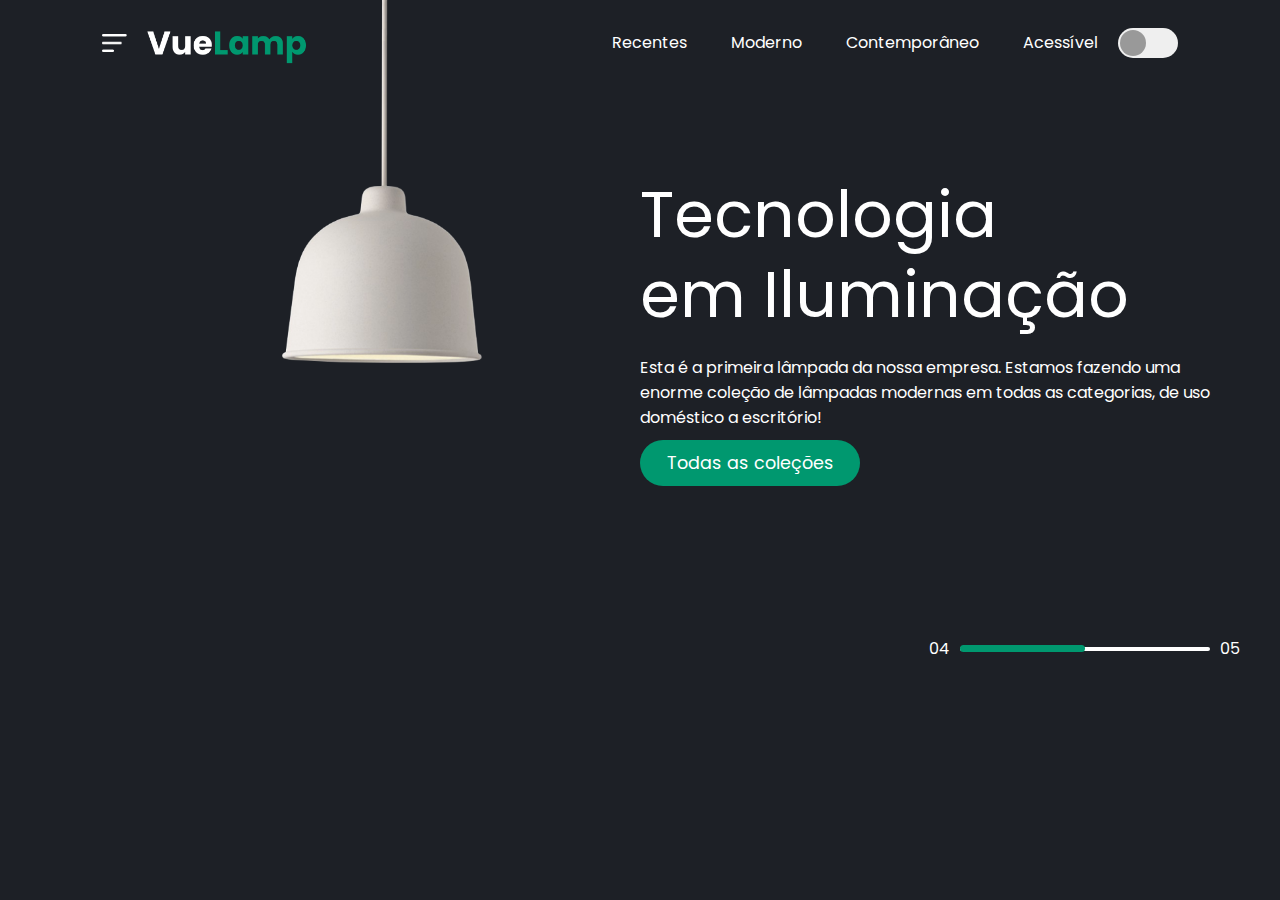
<file: index.html>
<!DOCTYPE html>
<html lang="pt-br">
<head>
    <meta charset="UTF-8">
    <meta name="viewport" content="width=device-width, initial-scale=1.0">
    <meta http-equiv="X-UA-Compatible" content="IE=edge">
    <title>VueLamp</title>
    <link rel="stylesheet" href="style.css"
</head>
<body>
    <div class="hero">

        <nav>
            <img src="imagens/menu.png" class="menu-img">
            <img src="imagens/logo.png" class="logo">
            <ul>
                <li><a href=""></a>Recentes</li>
                <li><a href=""></a>Moderno</li>
                <li><a href=""></a>Contemporâneo</li>
                <li><a href=""></a>Acessível</li>
            </ul>
            <button type="button" onclick="toggleBtn()" id="btn"><span></span></button>
        </nav>

        <main>
            <div class="lamp-container">
                <img src="imagens/lamp.png" alt="Lampada" class="lamp">
                <img src="imagens/light.png" alt="Luz da Lâmpada" class="light" id="light">
            </div>
            <div class="text-container">
                <h1>Tecnologia <br> em Iluminação</h1>
                <p>
                    Esta é a primeira lâmpada da nossa empresa. Estamos fazendo uma enorme coleção de lâmpadas modernas em todas as categorias, de uso doméstico a escritório!
                </p>
                <a href="">Todas as coleções</a>
                <div class="control">
                    <p>04</p>
                    <div class="line"><span></span></div>
                    <p>05</p>
                </div>
            </div>
                </div>
        </main>

    <script>
        var btn = document.getElementById("btn");
        var light = document.getElementById("light");
        function toggleBtn() {
            btn.classList.toggle("active");
            light.classList.toggle("on");
        }
    </script>

</body>
</html>
</file>
<file: style.css>
@charset "UTF-8";

@import url('https://fonts.googleapis.com/css2?family=Poppins:ital,wght@0,100;0,200;0,300;0,400;0,500;0,600;0,700;0,800;0,900;1,100;1,200;1,300;1,400;1,500;1,600;1,700;1,800;1,900&display=swap');

* {
    margin: 0px;
    padding: 0px;
    font-family: 'Poppins', sans-serif;
}

:root {
    --verde: #00986F;
}

::selection {
    background-color: var(--verde);
    color: #000;
}

body {
    overflow-y: hidden;
}

.hero {
    background-color: #1D2026;
    min-height: 100vh;
    width: 100%;
    color: #FFF;
    position: relative;
}

nav {
    display: flex;
    align-items: center;
    padding: 20px 8%;
}

nav .menu-img {
    width: 25px;
    margin-right: 20px;
    cursor: pointer;
}

nav .logo {
    width: 160px;
    cursor: pointer;
}

nav ul {
    flex: 1;
    text-align: right;
    list-style: none;
}

nav ul li {
    display: inline;
    margin: 0 20px;
    cursor: pointer;
}

nav ul li:hover {
    color: var(--verde);
    transition: .3s;
}

nav ul li a {
    text-decoration: none;
    color: #FFF;
}

button {
    background-color: #EFEFEF;
    height: 30px;
    width: 60px;
    border: 0px;
    outline: 0px;
    border-radius: 20px;
    cursor: pointer;
    transition: background .5s;
}

button span {
    display: block;
    background-color: #999;
    height: 26px;
    width: 26px;
    border-radius: 30px;
    margin-left: 2px;
    transition: background .5s, margin-left .5s;
}

.lamp-container {
    position: absolute;
    top: -20px;
    left: 22%;
    width: 200px;
}

.lamp {
    
    width: 100%;
}

.light {
    position: absolute;
    top: 97%;
    transform: translateX(-460px);
    width: 700px;
    margin-left: 1px;
    opacity: 0;
    transition: opacity .5s;
}

.text-container {
    max-width: 600px;
    margin-top: 7%;
    margin-left: 50%;
}

.text-container h1 {
    font-size: 4em;
    line-height: 80px;
    margin-bottom: 20px;
    font-weight: normal;
}

.text-container a {
    text-decoration: none;
    background-color: var(--verde);
    color: #FFF;
    font-size: 1.1em;
    display: block;
    width: 200px;
    padding: 10px 10px;
    margin-top: 10px;
    text-align: center;
    border-radius: 30px;
}

.control {
    display: flex;
    align-items: center;
    justify-content: flex-end;
    margin-top: 150px;
}

.control .line {
    width: 250px;
    height: 4px;
    background-color: #FFF;
    margin: auto 10px;
    border-radius: 30px;
}

.control .line span {
    display: block;
    position: relative;
    bottom: 40%;
    width: 50%;
    height: 7px;
    background-color: var(--verde);
    border-radius: 4px;
    
}

.active {
    background-color: green;
}

.active span {
    background-color: #FFF;
    margin-left: 30px;
}

.on {
    opacity: 1;
}
</file>
